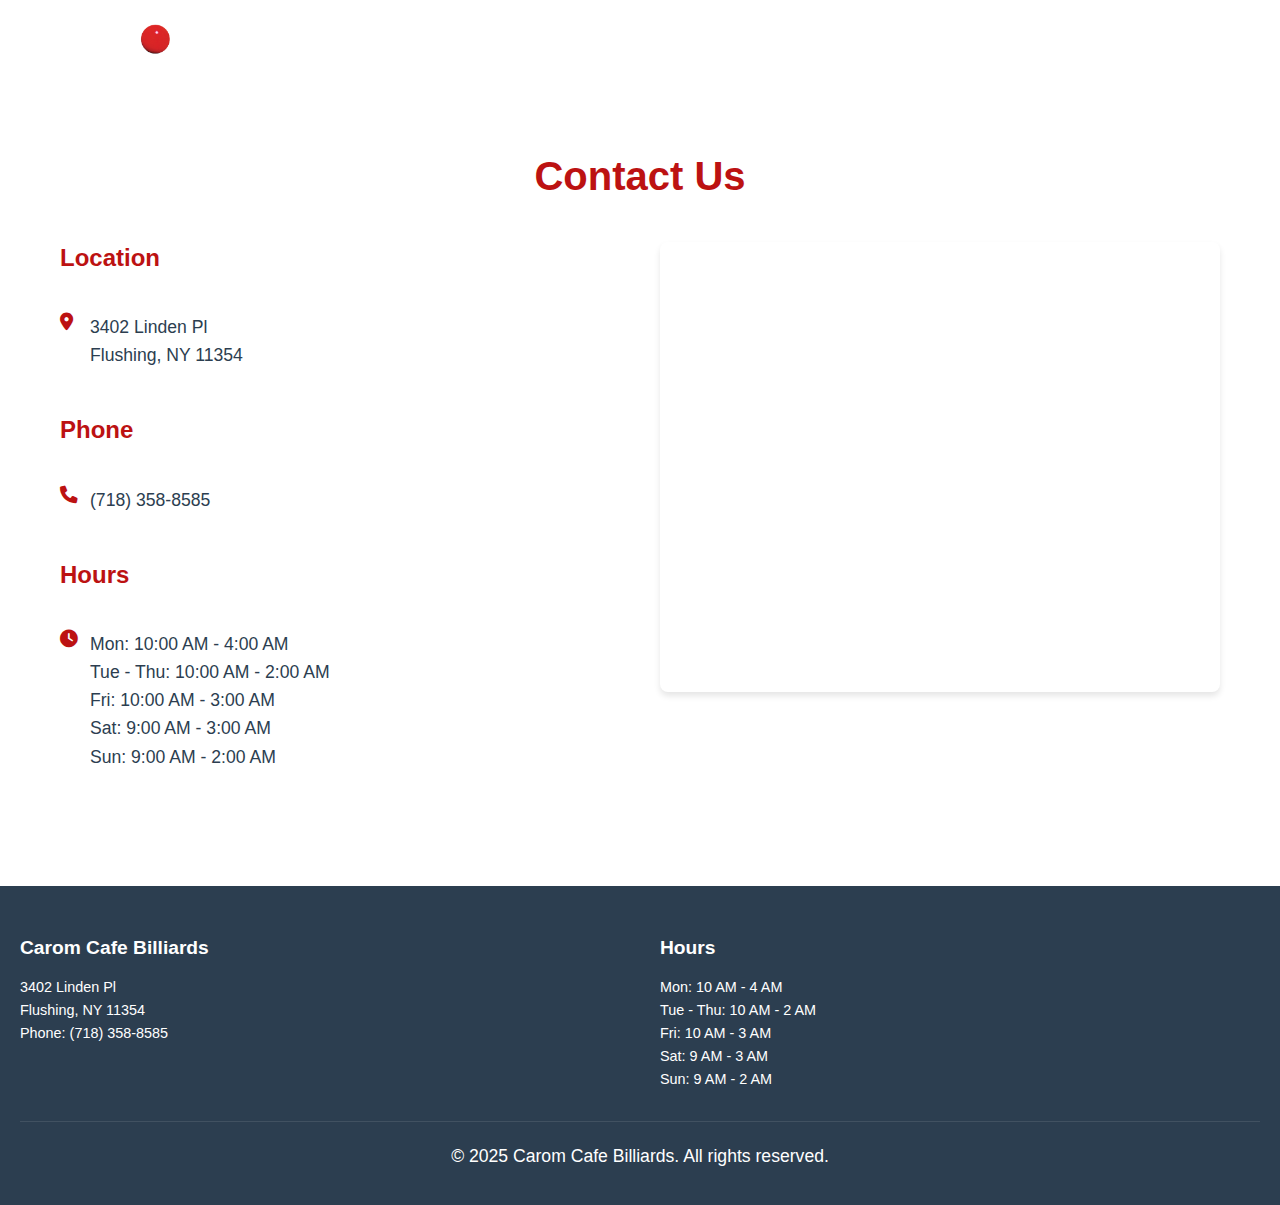
<file: contact.html>
<!DOCTYPE html>
<html lang="en">
  <head>
    <meta charset="UTF-8" />
    <meta name="viewport" content="width=device-width, initial-scale=1.0" />
    <title>Carom Cafe Billiards - Contact</title>
    <link rel="stylesheet" href="styles.css" />
    <link
      rel="stylesheet"
      href="https://cdnjs.cloudflare.com/ajax/libs/font-awesome/6.0.0/css/all.min.css"
    />
  </head>
  <body>
    <header>
      <div class="header-container">
        <a href="index.html" class="logo">
          <img src="CaromCafe_Logo_white.png" alt="Carom Cafe Billiards Logo" />
        </a>
        <nav id="navbar">
          <ul>
            <li><a href="index.html">Home</a></li>
            <li><a href="tables.html">Tables</a></li>
            <li><a href="leagues.html">Leagues</a></li>
            <li><a href="menu.html">Menu</a></li>
            <li><a href="contact.html" class="active">Contact</a></li>
          </ul>
        </nav>
        <div class="mobile-nav-toggle">
          <i class="fas fa-bars"></i>
        </div>
      </div>
    </header>

    <section id="contact" class="contact">
      <div class="contact-content">
        <h2>Contact Us</h2>
        <div class="contact-info">
          <div class="contact-details">
            <h3>Location</h3>
            <p>
              <i class="fas fa-map-marker-alt"></i>
              3402 Linden Pl<br />
              Flushing, NY 11354
            </p>
            <h3>Phone</h3>
            <p>
              <i class="fas fa-phone"></i>
              (718) 358-8585
            </p>
            <h3>Hours</h3>
            <p>
              <i class="fas fa-clock"></i>
              Mon: 10:00 AM - 4:00 AM<br />Tue - Thu: 10:00 AM - 2:00 AM<br />Fri:
              10:00 AM - 3:00 AM<br />Sat: 9:00 AM - 3:00 AM<br />Sun: 9:00 AM -
              2:00 AM
            </p>
          </div>
          <div class="contact-map">
            <iframe
              src="https://www.google.com/maps/embed?pb=!1m18!1m12!1m3!1d3022.2150199999997!2d-73.8275!3d40.7583!2m3!1f0!2f0!3f0!3m2!1i1024!2i768!4f13.1!3m3!1m2!1s0x89c2600b0b0b0b0b%3A0x0b0b0b0b0b0b0b0b!2sCarom%20Cafe%20Billiards!5e0!3m2!1sen!2sus!4v1234567890!5m2!1sen!2sus"
              width="100%"
              height="450"
              style="border: 0"
              allowfullscreen=""
              loading="lazy"
            ></iframe>
          </div>
        </div>
      </div>
    </section>

    <footer>
      <div class="container">
        <div class="footer-content">
          <div class="footer-logo">
            <h3>Carom Cafe Billiards</h3>
            <p>
              3402 Linden Pl<br />Flushing, NY 11354<br />Phone: (718) 358-8585
            </p>
          </div>
          <div class="footer-hours">
            <h3>Hours</h3>
            <p>
              Mon: 10 AM - 4 AM<br />Tue - Thu: 10 AM - 2 AM<br />Fri: 10 AM - 3
              AM<br />Sat: 9 AM - 3 AM<br />Sun: 9 AM - 2 AM
            </p>
          </div>
        </div>
        <div class="footer-bottom">
          <p>&copy; 2025 Carom Cafe Billiards. All rights reserved.</p>
        </div>
      </div>
    </footer>

    <script src="script.js"></script>
  </body>
</html>
</file>
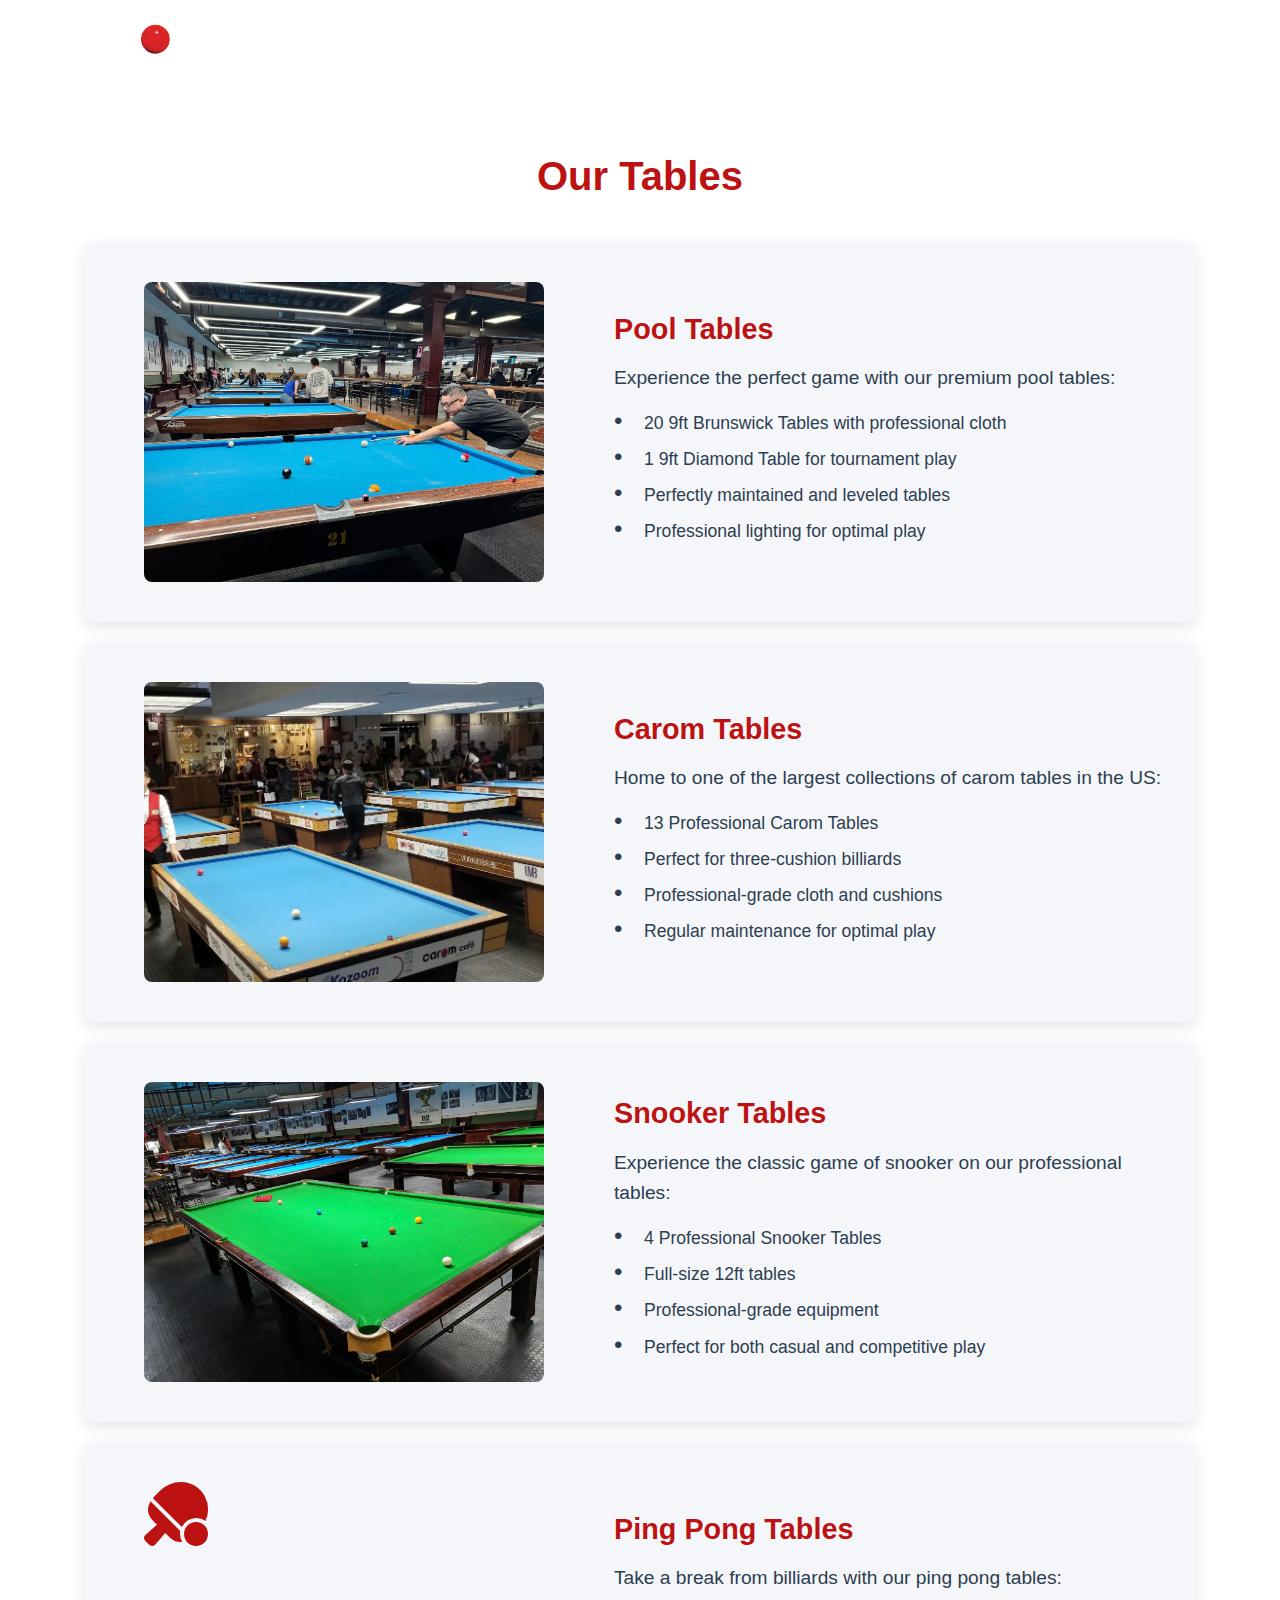
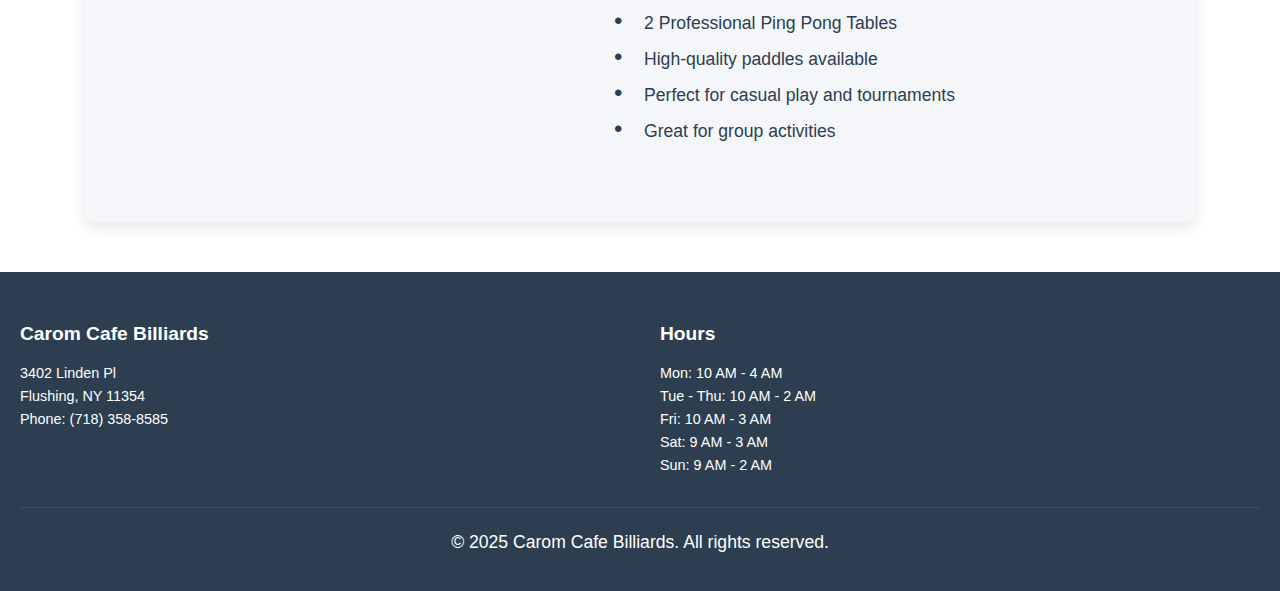
<file: tables.html>
<!DOCTYPE html>
<html lang="en">
  <head>
    <meta charset="UTF-8" />
    <meta name="viewport" content="width=device-width, initial-scale=1.0" />
    <title>Carom Cafe Billiards - Tables</title>
    <link rel="stylesheet" href="styles.css" />
    <link
      rel="stylesheet"
      href="https://cdnjs.cloudflare.com/ajax/libs/font-awesome/6.0.0/css/all.min.css"
    />
  </head>
  <body>
    <header>
      <div class="header-container">
        <a href="index.html" class="logo">
          <img src="CaromCafe_Logo_white.png" alt="Carom Cafe Billiards Logo" />
        </a>
        <nav id="navbar">
          <ul>
            <li><a href="index.html">Home</a></li>
            <li><a href="tables.html" class="active">Tables</a></li>
            <li><a href="leagues.html">Leagues</a></li>
            <li><a href="menu.html">Menu</a></li>
            <li><a href="contact.html">Contact</a></li>
          </ul>
        </nav>
        <div class="mobile-nav-toggle">
          <i class="fas fa-bars"></i>
        </div>
      </div>
    </header>

    <section class="tables">
      <h2>Our Tables</h2>
      <div class="container">
        <div class="table-section">
          <div class="table-content">
            <div class="table-image">
              <img src="gpool.jpg" alt="Brunswick Pool Tables" />
            </div>
            <div class="table-text">
              <h3>Pool Tables</h3>
              <p>Experience the perfect game with our premium pool tables:</p>
              <ul>
                <li>20 9ft Brunswick Tables with professional cloth</li>
                <li>1 9ft Diamond Table for tournament play</li>
                <li>Perfectly maintained and leveled tables</li>
                <li>Professional lighting for optimal play</li>
              </ul>
            </div>
          </div>
        </div>

        <div class="table-section">
          <div class="table-content">
            <div class="table-image">
              <img src="gallery_photos/gcarom.jpg" alt="Carom Tables" />
            </div>
            <div class="table-text">
              <h3>Carom Tables</h3>
              <p>
                Home to one of the largest collections of carom tables in the
                US:
              </p>
              <ul>
                <li>13 Professional Carom Tables</li>
                <li>Perfect for three-cushion billiards</li>
                <li>Professional-grade cloth and cushions</li>
                <li>Regular maintenance for optimal play</li>
              </ul>
            </div>
          </div>
        </div>

        <div class="table-section">
          <div class="table-content">
            <div class="table-image">
              <img src="gallery_photos/gsnooker.jpg" alt="Snooker Tables" />
            </div>
            <div class="table-text">
              <h3>Snooker Tables</h3>
              <p>
                Experience the classic game of snooker on our professional
                tables:
              </p>
              <ul>
                <li>4 Professional Snooker Tables</li>
                <li>Full-size 12ft tables</li>
                <li>Professional-grade equipment</li>
                <li>Perfect for both casual and competitive play</li>
              </ul>
            </div>
          </div>
        </div>

        <div class="table-section">
          <div class="table-content">
            <div class="table-image">
              <i class="fas fa-table-tennis"></i>
            </div>
            <div class="table-text">
              <h3>Ping Pong Tables</h3>
              <p>Take a break from billiards with our ping pong tables:</p>
              <ul>
                <li>2 Professional Ping Pong Tables</li>
                <li>High-quality paddles available</li>
                <li>Perfect for casual play and tournaments</li>
                <li>Great for group activities</li>
              </ul>
            </div>
          </div>
        </div>
      </div>
    </section>

    <footer>
      <div class="container">
        <div class="footer-content">
          <div class="footer-logo">
            <h3>Carom Cafe Billiards</h3>
            <p>
              3402 Linden Pl<br />Flushing, NY 11354<br />Phone: (718) 358-8585
            </p>
          </div>
          <div class="footer-hours">
            <h3>Hours</h3>
            <p>
              Mon: 10 AM - 4 AM<br />Tue - Thu: 10 AM - 2 AM<br />Fri: 10 AM - 3
              AM<br />Sat: 9 AM - 3 AM<br />Sun: 9 AM - 2 AM
            </p>
          </div>
        </div>
        <div class="footer-bottom">
          <p>&copy; 2025 Carom Cafe Billiards. All rights reserved.</p>
        </div>
      </div>
    </footer>

    <script src="script.js"></script>
  </body>
</html>
</file>
<file: styles.css>
/* Global Styles */
:root {
  --primary-color: #bc1212;
  --secondary-color: #2ecc71;
  --accent-color: #f1c40f;
  --dark-color: #2c3e50;
  --light-color: #ffffff;
  --gray-color: #f5f6fa;
  --text-color: #2c3e50;
  --box-shadow: 0 5px 15px rgba(0, 0, 0, 0.1);
  --transition: all 0.3s ease;
}

* {
  margin: 0;
  padding: 0;
  box-sizing: border-box;
}

body {
  font-family: "Poppins", sans-serif;
  line-height: 1.6;
  color: var(--text-color);
  background-color: var(--light-color);
}

.container {
  max-width: 1400px;
  margin: 0 auto;
  padding: 0 20px;
}

/* Typography */
h1,
h2,
h3,
h4 {
  margin-bottom: 15px;
  line-height: 1.3;
  font-weight: 700;
}

h1 {
  font-size: 3.5rem;
  color: var(--light-color);
}

h2 {
  font-size: 2.5rem;
  color: var(--primary-color);
  text-align: center;
  margin-bottom: 40px;
}

h3 {
  font-size: 1.8rem;
  color: var(--dark-color);
}

p {
  margin-bottom: 15px;
  font-size: 1.1rem;
}

/* Buttons */
.btn-primary,
.btn-secondary {
  display: inline-block;
  padding: 15px 30px;
  border: none;
  border-radius: 50px;
  cursor: pointer;
  font-weight: 600;
  text-transform: uppercase;
  letter-spacing: 1px;
  transition: var(--transition);
  font-size: 1rem;
}

.btn-primary {
  background-color: var(--primary-color);
  color: var(--light-color);
}

.btn-primary:hover {
  background-color: #ff3333;
  transform: translateY(-2px);
}

.btn-secondary {
  background-color: var(--secondary-color);
  color: var(--light-color);
}

.btn-secondary:hover {
  background-color: #27ae60;
  transform: translateY(-2px);
}

/* Header and Navigation */
header {
  background-color: transparent;
  position: fixed;
  top: 0;
  width: 100%;
  z-index: 1000;
  box-shadow: none;
}

.header-container {
  display: flex;
  justify-content: space-between;
  align-items: center;
  padding: 20px 60px;
  max-width: 1400px;
  margin: 0 auto;
}

.logo {
  display: flex;
  align-items: center;
  margin-right: auto;
}

.logo img {
  height: 50px;
  width: auto;
  transition: var(--transition);
}

.logo:hover img {
  transform: scale(1.05);
}

nav {
  margin-left: auto;
}

#navbar ul {
  display: flex;
  list-style: none;
  margin: 0;
  padding: 0;
  gap: 15px;
}

#navbar li {
  margin: 0 20px;
}

#navbar ul li a,
#navbar ul li a:link,
#navbar ul li a:visited {
  color: var(--light-color);
  text-decoration: none !important;
  font-weight: 600;
  padding: 8px 15px;
  border-radius: 25px;
  transition: var(--transition);
}

#navbar ul li a.active,
#navbar ul li a:hover {
  background-color: var(--primary-color);
  color: var(--light-color);
}

.mobile-nav-toggle {
  display: none;
  color: var(--text-color);
  font-size: 1.5rem;
  cursor: pointer;
}

/* Hero Section */
.hero {
  height: 100vh;
  background: url("gallery_photos/gmainarea.jpg") no-repeat center center;
  background-size: cover;
  position: relative;
  display: flex;
  align-items: flex-end;
  justify-content: center;
  text-align: center;
  color: var(--light-color);
  padding: 0 20px 100px;
  margin-bottom: -10px;
}

.hero::before {
  content: "";
  position: absolute;
  top: 0;
  left: 0;
  right: 0;
  bottom: 0;
  background: rgba(0, 0, 0, 0.4);
  z-index: 1;
}

.hero-content {
  position: relative;
  z-index: 2;
  max-width: 800px;
  padding-bottom: 50px;
}

.hero-content h1 {
  color: var(--light-color);
  margin-bottom: 20px;
  font-size: 4rem;
  text-shadow: 2px 2px 4px rgba(0, 0, 0, 0.3);
}

.hero-content p {
  color: var(--light-color);
  font-size: 1.5rem;
  margin-bottom: 30px;
  text-shadow: 1px 1px 2px rgba(0, 0, 0, 0.3);
}

/* About Section */
.about {
  padding: 100px 40px;
  background-color: white;
}

.about-content {
  max-width: 1200px;
  margin: 0 auto;
  display: flex;
  flex-direction: column;
  gap: 40px;
}

.about-text p {
  margin-bottom: 20px;
}

.about-stats {
  display: grid;
  grid-template-columns: repeat(3, 1fr);
  gap: 30px;
}

.stat-item {
  text-align: center;
  padding: 30px;
  background-color: var(--light-color);
  border-radius: 10px;
  box-shadow: var(--box-shadow);
  transition: var(--transition);
}

.stat-item:hover {
  transform: translateY(-10px);
}

.stat-item i {
  font-size: 2.5rem;
  color: var(--primary-color);
  margin-bottom: 15px;
}

.stat-item-link {
  text-decoration: none;
  color: inherit;
  display: block;
  transition: var(--transition);
}

.stat-item-link:hover .stat-item {
  transform: translateY(-5px);
  box-shadow: 0 5px 15px rgba(0, 0, 0, 0.1);
}

/* Tables Section */
.tables {
  padding: 150px 0 50px;
  background-color: white;
}

.tables .container {
  display: grid;
  grid-template-columns: 1fr;
  gap: 20px;
  max-width: 1152px;
  margin: 0 auto;
}

.table-section {
  padding: 20px;
  background-color: var(--gray-color);
  border-radius: 10px;
  box-shadow: var(--box-shadow);
  transition: var(--transition);
}

.table-section:hover {
  transform: translateY(-5px);
  box-shadow: 0 8px 25px rgba(0, 0, 0, 0.15);
}

.table-content {
  display: flex;
  flex-direction: row;
  align-items: center;
  gap: 30px;
}

.table-text {
  flex: 1;
}

.table-image {
  width: 400px;
  height: 300px;
  flex-shrink: 0;
  overflow: hidden;
  border-radius: 8px;
  margin: 20px 40px;
}

.table-text h3 {
  color: var(--primary-color);
  font-size: 1.8rem;
  margin-bottom: 15px;
}

.table-text p {
  font-size: 1.2rem;
  margin-bottom: 15px;
  color: var(--dark-color);
}

.table-text ul {
  list-style: none;
  padding-left: 0;
}

.table-text ul li {
  margin-bottom: 8px;
  padding-left: 30px;
  position: relative;
  color: var(--dark-color);
  font-size: 1.1rem;
}

.table-text ul li:before {
  content: "•";
  color: var(--dark-color);
  position: absolute;
  left: 0;
  font-size: 1.5rem;
  line-height: 1;
}

.table-card {
  text-align: center;
  padding: 20px;
  background-color: var(--light-color);
  border-radius: 10px;
  transition: var(--transition);
  overflow: hidden;
  box-shadow: var(--box-shadow);
}

.table-card:hover {
  transform: translateY(-10px);
  box-shadow: 0 8px 25px rgba(0, 0, 0, 0.15);
}

.table-image img {
  width: 100%;
  height: 100%;
  object-fit: cover;
}

.table-image i {
  font-size: 4rem;
  color: var(--primary-color);
}

.table-card h3 {
  color: var(--primary-color);
  margin-bottom: 10px;
}

.table-card p {
  margin-bottom: 8px;
  color: var(--text-color);
}

/* Tables sections with grey background */
.tables-summary-wrapper,
.pool-tables,
.snooker-tables {
  background-color: var(--gray-color);
  width: 100vw;
  margin-left: -50vw;
  position: relative;
  left: 50%;
}

/* Remove old pool and snooker section styles */
.pool-tables,
.snooker-tables {
  width: 100vw;
  margin-left: -50vw;
  position: relative;
  left: 50%;
}

/* Leagues Section */
.leagues {
  padding: 150px 0 100px;
  background-color: white;
}

.leagues-content {
  max-width: 1200px;
  margin: 0 auto;
  padding: 0 40px;
  display: grid;
  grid-template-columns: repeat(2, 1fr);
  gap: 40px;
}

.league-info {
  background-color: var(--gray-color);
  padding: 30px;
  border-radius: 10px;
  box-shadow: var(--box-shadow);
}

.league-info h3 {
  color: var(--primary-color);
  margin-bottom: 20px;
  font-size: 1.8rem;
}

.league-info ul {
  list-style: none;
  padding: 0;
}

.league-info li {
  margin-bottom: 20px;
  padding: 15px;
  background-color: white;
  border-radius: 8px;
  box-shadow: 0 2px 5px rgba(0, 0, 0, 0.05);
  text-align: left;
}

.league-info li strong {
  color: var(--dark-color);
  font-size: 1.2rem;
  display: block;
  margin-bottom: 5px;
}

.league-info li br {
  margin-bottom: 5px;
}

/* Menu Section */
.menu {
  padding: 150px 0 100px;
}

.menu-grid {
  display: grid;
  grid-template-columns: 1fr;
  gap: 30px;
  padding: 0 20px;
  max-width: 800px;
  margin: 0 auto;
}

.menu-section-card {
  background-color: var(--gray-color);
  padding: 10px;
  border-radius: 10px;
  box-shadow: var(--box-shadow);
  cursor: pointer;
  transition: var(--transition);
  text-align: center;
  display: flex;
  flex-direction: column;
  align-items: center;
  justify-content: center;
  min-height: 60px;
  position: relative;
  overflow: hidden;
  height: auto;
  border: 1px solid rgba(173, 216, 230, 0.5);
}

.menu-section-card:nth-of-type(1),
.menu-section-card:nth-of-type(2),
.menu-section-card:nth-of-type(3),
.menu-section-card:nth-of-type(4),
.menu-section-card:nth-of-type(5),
.menu-section-card:nth-of-type(6),
.menu-section-card:nth-of-type(7),
.menu-section-card:nth-of-type(8),
.menu-section-card:nth-of-type(9),
.menu-section-card:nth-of-type(10) {
  background-color: var(--gray-color);
}

.menu-section-header {
  width: 100%;
  text-align: center;
  margin-bottom: 0;
  display: flex;
  align-items: center;
  justify-content: center;
  min-height: 40px;
}

.menu-section-header h3 {
  color: var(--primary-color);
  margin: 0;
  font-size: 1.5rem;
  line-height: 1.2;
}

.menu-section-content {
  width: 100%;
  max-height: 0;
  overflow: hidden;
  transition: max-height 0.5s ease-out;
  opacity: 0;
  transform: translateY(-20px);
  transition: max-height 0.5s ease-out, opacity 0.3s ease-out,
    transform 0.3s ease-out;
}

.menu-section-card.active .menu-section-content {
  max-height: 2000px;
  opacity: 1;
  transform: translateY(0);
  margin-top: 20px;
}

.menu-section-card:hover {
  transform: translateY(-5px);
  box-shadow: 0 8px 25px rgba(0, 0, 0, 0.15);
}

.section-note {
  text-align: center;
  color: var(--text-color);
  font-style: italic;
  margin: 0 0 20px 0;
  font-size: 0.85rem;
}

.menu-items {
  display: flex;
  flex-direction: column;
  gap: 10px;
  padding: 0 20px;
  width: 100%;
}

.menu-item {
  background: white;
  padding: 10px 15px;
  border-radius: 8px;
  box-shadow: 0 2px 4px rgba(0, 0, 0, 0.1);
  width: 100%;
}

.item-header {
  display: flex;
  justify-content: space-between;
  align-items: baseline;
  width: 100%;
  gap: 20px;
}

.item-header h4 {
  color: var(--dark-color);
  font-size: 1.1rem;
  margin: 0;
  text-align: left;
  flex: 1;
}

.price {
  color: var(--primary-color);
  font-weight: 600;
  white-space: nowrap;
  text-align: right;
}

.menu-item p {
  color: var(--text-color);
  font-size: 0.9rem;
  margin: 5px 0 0;
  line-height: 1.4;
  text-align: left;
}

.menu-modal {
  display: none;
  position: fixed;
  top: 0;
  left: 0;
  width: 100%;
  height: 100%;
  background-color: rgba(0, 0, 0, 0.7);
  z-index: 1000;
  overflow-y: auto;
}

.menu-modal-content {
  background-color: #fff;
  margin: 5% auto;
  padding: 20px;
  width: 80%;
  max-width: 800px;
  position: relative;
  border-radius: 8px;
  box-shadow: 0 4px 8px rgba(0, 0, 0, 0.2);
}

.modal-header {
  display: flex;
  justify-content: space-between;
  align-items: center;
  margin-bottom: 20px;
  padding-bottom: 10px;
  border-bottom: 1px solid #eee;
}

.modal-nav {
  background: none;
  border: none;
  font-size: 24px;
  cursor: pointer;
  color: var(--primary-color);
  padding: 5px 10px;
  transition: color 0.3s;
}

.modal-nav:hover {
  color: var(--secondary-color);
}

.modal-nav.prev {
  margin-right: auto;
}

.modal-nav.next {
  margin-left: auto;
}

.close-menu-modal {
  position: absolute;
  top: 20px;
  right: 25px;
  font-size: 28px;
  font-weight: bold;
  cursor: pointer;
  color: var(--dark-color);
}

.close-menu-modal:hover {
  color: var(--primary-color);
}

.beer-section {
  text-align: left;
  padding: 0 15px;
}

.beer-list {
  text-align: left;
  list-style: none;
  padding: 0;
  margin: 10px 0;
}

.beer-list li {
  margin-bottom: 5px;
}

.draft-beer-grid {
  width: 100%;
  text-align: left;
}

.draft-header,
.draft-item {
  display: grid;
  grid-template-columns: 1fr auto auto;
  gap: 20px;
  padding: 8px 0;
  border-bottom: 1px solid #eee;
}

.draft-header {
  font-weight: bold;
  color: var(--dark-color);
}

.draft-item div:first-child {
  text-align: left;
}

.draft-item div:not(:first-child) {
  text-align: right;
  white-space: nowrap;
}

.happy-hour {
  text-align: center;
  background-color: var(--gray-color);
  padding: 20px;
  border-radius: 8px;
  margin-top: 40px;
}

.happy-hour h4 {
  color: var(--primary-color);
  margin-bottom: 10px;
}

.happy-hour p {
  font-size: 1.2rem;
  margin-bottom: 15px;
}

.happy-hour ul {
  list-style: none;
  padding: 0;
}

.happy-hour li {
  font-size: 1.1rem;
  margin-bottom: 5px;
}

.sandwich-grid {
  grid-template-columns: repeat(auto-fit, minmax(200px, 1fr));
}

/* Contact Section */
.contact {
  padding: 150px 0 100px;
  background-color: white;
}

.contact-content {
  max-width: 1200px;
  margin: 0 auto;
  padding: 0 20px;
}

.contact-info {
  display: grid;
  grid-template-columns: 1fr 1fr;
  gap: 40px;
  margin-top: 40px;
}

.contact-details {
  display: flex;
  flex-direction: column;
  gap: 30px;
}

.contact-details h3 {
  color: var(--primary-color);
  margin-bottom: 10px;
  font-size: 1.5rem;
}

.contact-details p {
  color: var(--dark-color);
  line-height: 1.6;
  padding-left: 30px;
  position: relative;
}

.contact-details i {
  color: var(--primary-color);
  position: absolute;
  left: 0;
  width: 20px;
}

.contact-details p br {
  display: block;
  content: "";
  margin-top: 5px;
}

.contact-details p br + br {
  margin-top: 0;
}

.contact-map {
  width: 100%;
  height: 450px;
  border-radius: 8px;
  overflow: hidden;
  box-shadow: 0 4px 6px rgba(0, 0, 0, 0.1);
}

/* Footer */
footer {
  background-color: var(--dark-color);
  color: var(--light-color);
  padding: 50px 0 20px;
}

.footer-content {
  display: grid;
  grid-template-columns: repeat(auto-fit, minmax(250px, 1fr));
  gap: 40px;
  margin-bottom: 30px;
}

.footer-logo {
  flex: 1;
  text-align: left;
}

.footer-logo p {
  color: white;
  margin: 0;
  line-height: 1.6;
  font-size: 0.9rem;
  margin-bottom: 5px;
}

.footer-hours {
  flex: 1;
  text-align: left;
}

.footer-hours p {
  color: white;
  margin: 0;
  line-height: 1.6;
  font-size: 0.9rem;
}

.footer-links ul,
.footer-hours ul {
  list-style: none;
}

.footer-links a {
  color: var(--light-color);
  transition: var(--transition);
}

.footer-links a:hover {
  color: var(--primary-color);
}

.footer-content h3 {
  color: white;
  margin-bottom: 15px;
  font-size: 1.2rem;
}

.footer-hours h3,
.footer-links h3 {
  margin-bottom: 15px;
  font-size: 1.2rem;
}

.footer-bottom {
  text-align: center;
  padding-top: 20px;
  border-top: 1px solid rgba(255, 255, 255, 0.1);
}

/* Responsive Design */
@media (max-width: 768px) {
  .header-container {
    flex-direction: column;
    padding: 15px 20px;
  }

  #navbar {
    display: none;
    width: 100%;
    margin-top: 20px;
  }

  #navbar.active {
    display: block;
  }

  #navbar ul {
    flex-direction: column;
    text-align: center;
  }

  #navbar li {
    margin: 10px 0;
  }

  .mobile-nav-toggle {
    display: block;
    position: absolute;
    top: 20px;
    right: 20px;
  }

  .hero-content h1 {
    font-size: 2.5rem;
  }

  .about-content,
  .contact-info {
    grid-template-columns: 1fr;
  }

  .about-stats {
    grid-template-columns: 1fr;
  }

  .table-content {
    flex-direction: column;
    padding: 0 20px;
  }

  .table-image {
    width: 100%;
    height: 250px;
    margin: 20px 0;
  }

  .contact-map {
    height: 300px;
  }

  .leagues-content {
    grid-template-columns: 1fr;
    padding: 0 20px;
  }

  .league-info {
    padding: 20px;
  }

  .league-info li {
    padding: 15px;
    margin-bottom: 15px;
    display: block;
  }

  .league-info ul {
    margin: 0;
    padding: 0;
  }

  .menu-grid {
    grid-template-columns: 1fr;
    padding: 0 15px;
  }

  .menu-modal-content {
    margin: 20px;
    padding: 20px;
    width: calc(100% - 40px);
  }

  .tables .container {
    grid-template-columns: 1fr;
  }
}

@media (max-width: 500px) {
  .hero-content h1 {
    font-size: 2rem;
  }

  .hero-content p {
    font-size: 1.2rem;
  }

  h2 {
    font-size: 2rem;
  }

  .btn-primary,
  .btn-secondary {
    padding: 12px 25px;
    font-size: 0.9rem;
  }
}

.tables-summary {
  padding: 20px;
  text-align: center;
  font-size: 1.2rem;
  line-height: 1.6;
  color: var(--text-color);
}

.tables-summary-content {
  max-width: 800px;
  margin: 0 auto;
}

.popup {
  display: none;
  position: fixed;
  top: 0;
  left: 0;
  width: 100%;
  height: 100%;
  background-color: rgba(0, 0, 0, 0.7);
  z-index: 1000;
}

.popup-content {
  background-color: white;
  margin: 15% auto;
  padding: 30px;
  width: 80%;
  max-width: 500px;
  border-radius: 10px;
  position: relative;
  text-align: center;
  box-shadow: 0 5px 15px rgba(0, 0, 0, 0.3);
}

.popup-content h3 {
  color: var(--primary-color);
  margin-bottom: 20px;
  font-size: 1.8rem;
}

.popup-content p {
  margin-bottom: 15px;
  font-size: 1.1rem;
  line-height: 1.6;
}

.popup-content a {
  color: var(--primary-color);
  text-decoration: none;
  font-weight: 600;
}

.popup-content a:hover {
  text-decoration: underline;
}

.close-popup {
  position: absolute;
  top: 10px;
  right: 15px;
  font-size: 28px;
  font-weight: bold;
  cursor: pointer;
  color: var(--dark-color);
}

.close-popup:hover {
  color: var(--primary-color);
}

/* Remove underlines from all links */
a {
  text-decoration: none;
}

.submenu-title {
  color: var(--primary-color);
  font-size: 1.2rem;
  margin: 20px 0 10px;
  text-align: left;
  padding-left: 15px;
}

.submenu-title:first-child {
  margin-top: 0;
}

@media (max-width: 1200px) {
  .tables .container {
    grid-template-columns: 1fr;
  }
}
</file>
